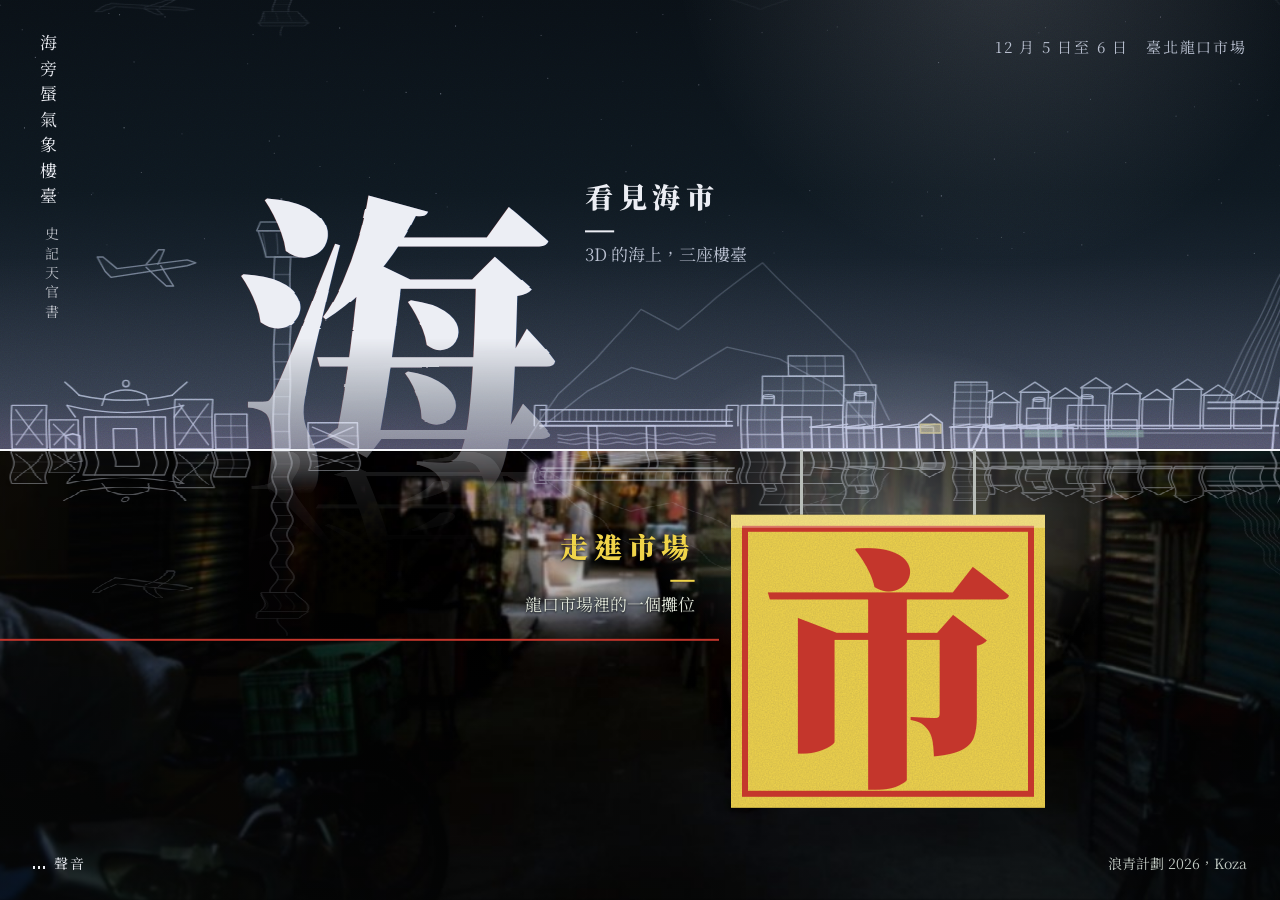
<file: index.html>
<!doctype html>
<html lang="zh-Hant">
<head>
<meta charset="utf-8">
<meta name="viewport" content="width=device-width, initial-scale=1, viewport-fit=cover">
<title>海市・龍口市場裡的一個攤位</title>
<meta name="description" content="海市是龍口市場裡的一個攤位：四塊冰在秤上慢慢化，用你離開過的一個地方，換走一袋融水。上面是海，看見 3D 的海市；下面是市，走進市場。">
<link rel="icon" href="data:image/svg+xml,%3Csvg xmlns='http://www.w3.org/2000/svg' viewBox='0 0 64 64'%3E%3Crect width='64' height='64' fill='%23f0d44a'/%3E%3Ctext x='32' y='47' text-anchor='middle' font-size='42' font-weight='900' fill='%23c4362c' font-family='serif'%3E海%3C/text%3E%3C/svg%3E">
<link rel="preconnect" href="https://fonts.googleapis.com">
<link rel="preconnect" href="https://fonts.gstatic.com" crossorigin>
<link rel="stylesheet" href="https://fonts.googleapis.com/css2?family=Noto+Serif+TC:wght@400;600;900&family=LXGW+WenKai+TC:wght@700&display=swap">
<link rel="stylesheet" href="css/base.css">
<script>try{var k=sessionStorage.getItem('haishi-passage');if(k){sessionStorage.removeItem('haishi-passage');document.documentElement.setAttribute('data-arrive',k)}}catch(e){}</script>
<style>
/* 入口：「海市」兩個字被地平線切開。
   「海」在線上，是蜃吐出來的海市：珍珠色、在熱空氣裡晃，通往 3D。
   「市」在線下，是龍口市場的招牌：黃底紅字、站得穩穩的，通往一般網頁。
   游標在海上，地平線往下退，海市變大；游標在市場，地平線往上收，看到巷口。 */
:root {
  --m: clamp(20px, 2.6vw, 40px);
  --night: #070c10;
  --pearl: #eceef4;
  --pearl-2: #b9c0d0;
  --board: #f0d44a;
  --red: #c4362c; --red-2: #a52b22;
  --paper: #f3f4f0;
  --ink: #1d2826;
  --glyph: clamp(150px, min(36vh, 30vw), 440px);
}
html, body { height: 100%; margin: 0; background: var(--night); color: var(--pearl); overflow: hidden; font-family: var(--f-myth); }
a { color: inherit; text-decoration: none; }
.sr { position: absolute !important; width: 1px; height: 1px; overflow: hidden; clip-path: inset(50%); white-space: nowrap; }
.gate { position: fixed; inset: 0; overflow: hidden; }

/* 線上：夜海與海市 */
.sea { position: absolute; inset: 0; display: block; cursor: pointer; }
.sky { position: absolute; left: 0; right: 0; bottom: 50%; height: 72svh; will-change: transform; }
.sky canvas { position: absolute; inset: 0; width: 100%; height: 100%; display: block; }
.grain { position: absolute; inset: 0; pointer-events: none; opacity: .4; mix-blend-mode: overlay;
  background-image: url("data:image/svg+xml,%3Csvg xmlns='http://www.w3.org/2000/svg' width='200' height='200'%3E%3Cfilter id='n'%3E%3CfeTurbulence type='fractalNoise' baseFrequency='.85' numOctaves='3' stitchTiles='stitch'/%3E%3C/filter%3E%3Crect width='100%25' height='100%25' filter='url(%23n)' opacity='.55'/%3E%3C/svg%3E"); }

/* 線下：龍口市場的巷口 */
/* 市場那半：外層往下滑當窗口、裡層反方向滑回來，畫面不動、只有窗口的上緣跟著地平線走。
   兩層都只是 transform，交給顯示卡合成，不必每一幀重畫照片 */
.market { position: absolute; inset: 0; display: block; overflow: hidden; transform: translate3d(0, 50%, 0); will-change: transform; }
.market .in { position: absolute; inset: 0; display: block; background: #0d1110; transform: translate3d(0, -50%, 0); will-change: transform; }
/* 照片的調暗和一點點景深模糊已經先烘進 2-gate.jpg，不在瀏覽器裡每一幀算 */
.market .photo { position: absolute; inset: 0; width: 100%; height: 100%; object-fit: cover; object-position: 50% 58%; transform-origin: 50% 62%; transition: transform 1.1s cubic-bezier(.5,0,.2,1); }
/* 巷口暗角：視線停在招牌，不被最亮的地面搶走 */
.market .vig { /* taste-skill-ignore: vignette scrim over the alley photo */ position: absolute; inset: 0; pointer-events: none; background: radial-gradient(ellipse 78% 70% at 58% 48%, rgba(8,10,10,0) 38%, rgba(8,10,10,.62) 100%); }
.market .wet { position: absolute; left: 0; right: 0; top: 50%; height: 50%; will-change: transform; }
.market .wet canvas { width: 100%; height: 100%; display: block; mix-blend-mode: screen; }

/* 地平線：整個網站最重要的一條線 */
/* taste-skill-ignore: 地平線就是這個網站的概念，不是分隔線 */
.horizon { position: absolute; left: 0; right: 0; top: 50%; height: 2px; margin-top: -1px; background: #f6f7fa; z-index: 4; pointer-events: none; will-change: transform; transform-origin: 50% 50%; }

/* 兩個字 */
h1.g { margin: 0; padding-top: .14em; font-weight: 900; }
h1.g .sr { font-size: 1px; }
.g-shi { pointer-events: none; }
.g { position: absolute; z-index: 5; line-height: 1; font-size: var(--glyph); will-change: transform; }
.g-hai { left: max(var(--m), calc(50% - var(--glyph) * 1.25)); top: 50%; translate: 0 -88%; color: var(--pearl); filter: url(#heat); transform-origin: 50% 100%; }
/* 「海」越往地平線越淡，像蜃景從水氣裡浮出來 */
.g-hai > span:first-child { /* taste-skill-ignore: mask fades the mirage into the horizon */ display: inline-block; text-shadow: -.5px 0 rgba(255,96,84,.32), .5px 0 rgba(84,150,255,.32); -webkit-mask-image: linear-gradient(#000 52%, rgba(0,0,0,.25) 92%, transparent); mask-image: linear-gradient(#000 52%, rgba(0,0,0,.25) 92%, transparent); }
/* 線下一個倒過來、被壓扁的淡倒影 */
.g-echo { left: max(var(--m), calc(50% - var(--glyph) * 1.25)); top: 50%; translate: 0 -100%; opacity: .13; transform-origin: 50% 100%; pointer-events: none;
  color: transparent; background: linear-gradient(to top, var(--pearl), rgba(235,238,245,.4) 40%, transparent 72%); -webkit-background-clip: text; background-clip: text; }
.g-shi { right: max(var(--m), calc(50% - var(--glyph) * 1.25)); top: 50%; translate: 0 calc(var(--glyph) * .2); }
.g-shi b { position: relative; display: block; font-size: .78em; font-weight: 900; color: var(--red); background: var(--board) url("data:image/svg+xml,%3Csvg xmlns='http://www.w3.org/2000/svg' width='220' height='220'%3E%3Cfilter id='n'%3E%3CfeTurbulence type='fractalNoise' baseFrequency='.7' numOctaves='3' stitchTiles='stitch'/%3E%3CfeColorMatrix values='0 0 0 0 .32 0 0 0 0 .24 0 0 0 0 .08 0 0 0 .9 0'/%3E%3C/filter%3E%3Crect width='100%25' height='100%25' filter='url(%23n)' opacity='.38'/%3E%3C/svg%3E"); padding: .06em .12em .1em; outline: max(5px, .025em) solid var(--red); outline-offset: -.07em; }
/* 招牌上緣那條被日光燈照亮的邊，和兩條吊線 */
.g-shi b::before { content: ""; position: absolute; left: 0; right: 0; top: 0; height: .05em; background: rgba(255,250,220,.35); }
.g-shi::before, .g-shi::after { content: ""; position: absolute; top: -.2em; width: 3px; height: .2em; background: #b9beb9; }
.g-shi::before { left: 22%; } .g-shi::after { right: 22%; }
/* 招牌後面的日光燈光暈，偶爾閃一下 */
.g-shi .tube { position: absolute; left: -30%; right: -30%; top: -58%; height: 118%; z-index: -1; background: radial-gradient(closest-side, rgba(234,244,255,.95), rgba(234,244,255,.4) 48%, rgba(234,244,255,0)); opacity: .34; animation: tube 9s steps(1, end) 2.4s infinite; }
@keyframes tube { 0%, 61%, 63%, 64.5%, 100% { opacity: .34; } 62%, 64% { opacity: .06; } }
.sub { font-size: 0; }

/* 字旁邊的說明與動作 */
.lab { position: absolute; z-index: 6; display: grid; gap: 8px; max-width: 24em; will-change: transform; }
.lab b { font-size: clamp(22px, 2.2vw, 30px); font-weight: 900; letter-spacing: .2em; }
.lab span { font-size: 17px; line-height: 1.65; }
.lab-sea { left: calc(max(var(--m), calc(50% - var(--glyph) * 1.25)) + var(--glyph) * 1.08); top: 50%; translate: 0 calc(-1 * var(--glyph) * .86); color: var(--pearl); }
.lab-sea span { color: var(--pearl-2); }
.lab-mkt { right: calc(max(var(--m), calc(50% - var(--glyph) * 1.25)) + var(--glyph) * 1.08); top: 50%; translate: 0 calc(var(--glyph) * .2 + 6px); text-align: right; justify-items: end; }
.lab-mkt b { color: var(--board); }
.lab-mkt span { color: #dfe4d8; /* taste-skill-ignore: scrim behind text on the photo, asked for by the user */ text-shadow: 0 1px 2px rgba(6,8,8,.9), 0 0 12px rgba(6,8,8,.85), 0 0 26px rgba(6,8,8,.6); }
.lab-mkt b { /* taste-skill-ignore: scrim behind text on the photo */ text-shadow: 0 1px 2px rgba(6,8,8,.7), 0 0 18px rgba(6,8,8,.6); }
.lab b::after { content: ""; display: block; height: 2px; margin-top: 8px; background: currentColor; transform: scaleX(.18); transform-origin: left; transition: transform .5s cubic-bezier(.2,.7,.2,1); }
.lab-mkt b::after { transform-origin: right; }
.sea:hover ~ .lab-sea b::after, .sea:focus-visible ~ .lab-sea b::after, .market:hover ~ .lab-mkt b::after, .market:focus-visible ~ .lab-mkt b::after { transform: scaleX(1); }
.sea:focus-visible, .market:focus-visible { outline: 3px solid var(--board); outline-offset: -8px; }
.lab { pointer-events: none; }

/* 紅繩上的紙條：直接到市場頁的某一段 */
.rope { position: absolute; left: var(--m); right: calc(max(var(--m), calc(50% - var(--glyph) * 1.25)) + var(--glyph) * 1.08); justify-content: flex-end; z-index: 6; top: 50%; translate: 0 calc(var(--glyph) * .2 + 120px); display: flex; flex-wrap: nowrap; gap: 12px; margin: 0; padding: 18px 0 0; list-style: none; will-change: transform; }
.rope li { flex: none; }
@media (hover: hover) {
  .rope a { opacity: 0; translate: 0 -26px; transition: opacity .35s ease, translate .6s cubic-bezier(.3,1.4,.5,1), rotate .45s cubic-bezier(.3,1.5,.5,1); }
  .gate.on-mkt .rope a, .rope:focus-within a { opacity: 1; translate: 0 0; }
  .gate.on-mkt .rope li:nth-child(2) a { transition-delay: 60ms; } .gate.on-mkt .rope li:nth-child(3) a { transition-delay: 120ms; } .gate.on-mkt .rope li:nth-child(4) a { transition-delay: 180ms; } .gate.on-mkt .rope li:nth-child(5) a { transition-delay: 240ms; }
}
.rope::before { content: ""; position: absolute; left: calc(-1 * var(--m)); right: -24px; top: 4px; height: 2px; background: var(--red); }
.rope a { display: block; position: relative; white-space: nowrap; font-family: var(--f-hand); font-weight: 700; font-size: clamp(15px, 1.15vw, 17px); line-height: 1.3; color: var(--ink); padding: 9px 13px 8px; transform-origin: 50% -14px; rotate: var(--r, -1.6deg); transition: rotate .45s cubic-bezier(.3,1.5,.5,1), translate .45s cubic-bezier(.3,1.5,.5,1);
  background: var(--paper) url("data:image/svg+xml,%3Csvg xmlns='http://www.w3.org/2000/svg' width='240' height='240'%3E%3Cfilter id='n'%3E%3CfeTurbulence type='fractalNoise' baseFrequency='.85' numOctaves='2' stitchTiles='stitch'/%3E%3CfeColorMatrix values='0 0 0 0 .2 0 0 0 0 .18 0 0 0 0 .12 0 0 0 .55 0'/%3E%3C/filter%3E%3Crect width='100%25' height='100%25' filter='url(%23n)' opacity='.5'/%3E%3C/svg%3E"); }
.rope li:nth-child(even) a { --r: 1.4deg; }
.rope li { animation: sway 5.5s ease-in-out infinite alternate; animation-delay: calc(var(--i, 0) * -1.1s); transform-origin: 50% 0; }
.rope li:nth-child(2) { --i: 1; } .rope li:nth-child(3) { --i: 2; } .rope li:nth-child(4) { --i: 3; } .rope li:nth-child(5) { --i: 4; }
@keyframes sway { from { rotate: -1.6deg; } to { rotate: 1.8deg; } }
.rope a::before { content: ""; position: absolute; top: -12px; left: 50%; width: 8px; height: 14px; margin-left: -4px; background: #9aa5a3; }
.rope a:hover, .rope a:focus-visible { rotate: 0deg; translate: 0 3px; background-color: #fff; }
.rope a:focus-visible { outline: 3px solid var(--board); outline-offset: 2px; }

.quote { position: absolute; z-index: 6; left: var(--m); top: max(var(--m), env(safe-area-inset-top, 0px)); display: flex; gap: 14px; pointer-events: none; writing-mode: vertical-rl; }
.quote span:first-child { font-size: 17px; letter-spacing: .5em; }
.quote span:last-child { font-size: 14px; letter-spacing: .4em; opacity: .75; }
/* 游標進市場時地平線上收、「海」會升到引文的位置：引文先退開 */
.quote { transition: opacity .45s ease; }
.gate.on-mkt .quote { opacity: 0; }
.about { position: absolute; z-index: 6; right: var(--m); top: max(var(--m), env(safe-area-inset-top, 0px)); margin: 0; font-size: 15px; letter-spacing: .12em; color: var(--pearl-2); pointer-events: none; white-space: nowrap; }
.credit { position: absolute; z-index: 6; right: var(--m); bottom: max(24px, env(safe-area-inset-bottom, 0px)); margin: 0; font-size: 14px; color: #c3cbc4; pointer-events: none; }
/* 聲音開關：和署名同一條底線，在左下角 */
.snd { position: absolute; z-index: 7; left: var(--m); bottom: max(18px, env(safe-area-inset-bottom, 0px)); display: inline-flex; align-items: center; gap: 9px; font: inherit; font-size: 14px; letter-spacing: .12em; color: #c3cbc4; background: none; border: 0; padding: 6px 0; cursor: pointer; transition: color .25s, opacity .3s; }
.snd:hover, .snd[aria-pressed="true"] { color: var(--pearl); }
.snd:focus-visible { outline: 3px solid var(--board); outline-offset: 4px; }
.gate.go-sea .snd, .gate.go-mkt .snd { opacity: 0; }

/* 開場：地平線拉開，「海」從線上浮起、「市」掛上來 */
.horizon { scale: 0 1; animation: line 1.2s cubic-bezier(.6,0,.2,1) .1s forwards; }
@keyframes line { to { scale: 1 1; } }
.g-hai { animation: rise .9s cubic-bezier(.2,.7,.2,1) .15s both; }
@keyframes rise { from { opacity: 0; translate: 0 -76%; } to { opacity: 1; translate: 0 -88%; } }
.g-shi { animation: hang 1.6s cubic-bezier(.3,.7,.3,1) .3s both; transform-origin: 50% 0; }
@keyframes hang { 0% { opacity: 0; rotate: 0deg; translate: 0 calc(var(--glyph) * .2 - 40px); } 25% { opacity: 1; rotate: 3deg; translate: 0 calc(var(--glyph) * .2); } 50% { rotate: -1.8deg; } 75% { rotate: .7deg; } 100% { rotate: 0deg; translate: 0 calc(var(--glyph) * .2); } }
.lab, .rope, .about, .g-echo { animation: fade .8s ease .9s both; }
@keyframes fade { from { opacity: 0; } }

/* 入場轉場：點「海」被夜霧吞沒；點「市」推進巷口、招牌的黃撐滿畫面 */
.veil { position: absolute; inset: 0; z-index: 9; pointer-events: none; opacity: 0; transition: opacity .9s ease .15s; }
.veil.sea { background: #05080c; }
/* 夜霧只在往海上走的那一秒出現；平常這一層是透明的平色 */
.gate.go-sea .veil.sea { /* taste-skill-ignore: the night fog of the sea transition */ background: radial-gradient(ellipse at 50% 40%, #121b24, #05080c 70%); }
.veil.mkt { background: #0d1110; transition-duration: .45s; transition-delay: .65s; }
.gate.go-sea .veil.sea, .gate.go-mkt .veil.mkt { opacity: 1; }
.gate.go-sea .g-hai > span:first-child { transition: opacity .9s ease, transform 1s ease; opacity: 0; transform: translateY(5%) scale(1.04); }
.gate.go-mkt .market .photo { transform: scale(1.55); }
.gate.go-mkt .g-shi b { transition: transform 1s cubic-bezier(.5,0,.2,1), opacity .5s ease .4s; transform: scale(1.5) translateY(18%); opacity: 0; }
.gate.go-mkt .g-shi .tube { animation: none; opacity: .6; transition: opacity .3s; }
.gate.go-sea .lab, .gate.go-sea .rope, .gate.go-mkt .lab, .gate.go-mkt .rope, .gate.go-sea .about, .gate.go-mkt .about, .gate.go-sea .quote, .gate.go-mkt .quote, .gate.go-sea .credit, .gate.go-mkt .credit, .gate.go-sea .g-echo, .gate.go-mkt .g-echo { transition: opacity .3s; opacity: 0; }
@media (max-width: 760px) {
  :root { --glyph: min(40vw, 30svh); }
  .g-hai { left: var(--m); }
  .g-shi { right: var(--m); }
  .lab-sea { left: auto; right: var(--m); text-align: right; justify-items: end; translate: 0 calc(-100% - var(--glyph) * .62); }
  .lab-sea b::after { transform-origin: right; }
  .lab-mkt { right: auto; left: var(--m); text-align: left; justify-items: start; }
  .lab-mkt b::after { transform-origin: left; }
  .lab b { font-size: 20px; letter-spacing: .14em; }
  .lab span { font-size: 16px; }
  .lab br { display: none; }
  .lab-sea, .lab-mkt { max-width: 10.5em; }
  .rope { top: auto; bottom: calc(max(14px, env(safe-area-inset-bottom, 0px)) + 34px); translate: none !important; transform: none !important; gap: 22px 8px; right: var(--m); flex-wrap: wrap; justify-content: flex-start; }
  .rope a { font-size: 16px; padding: 8px 11px 7px; }
  .quote span:last-child { display: none; }
  .about { font-size: 13px; }
  .credit { bottom: max(14px, env(safe-area-inset-bottom, 0px)); }
  .snd { bottom: max(8px, env(safe-area-inset-bottom, 0px)); }
}
@media (max-height: 640px) { .about { display: none; } }
@media (prefers-reduced-motion: reduce) {
  .horizon, .g, .lab, .rope, .rope li, .about, .g-echo, .g-shi .tube { animation: none !important; } .horizon { scale: 1 1; }
  .g-hai, .g-echo { filter: none; } .rope a { opacity: 1 !important; translate: none !important; } }
</style>
</head>
<body>
<svg width="0" height="0" style="position:absolute" aria-hidden="true">
  <filter id="heat" x="-10%" y="-10%" width="120%" height="120%">
    <feTurbulence type="fractalNoise" baseFrequency="0.004 0.06" numOctaves="1" seed="3" result="n">
      <animate attributeName="baseFrequency" dur="7s" values="0.004 0.06;0.005 0.085;0.004 0.06" repeatCount="indefinite"/>
    </feTurbulence>
    <feDisplacementMap in="SourceGraphic" in2="n" scale="2" xChannelSelector="R" yChannelSelector="G">
      <animate attributeName="scale" id="heatScale" dur="5s" values="1.4;2.6;1.4" repeatCount="indefinite"/>
    </feDisplacementMap>
  </filter>
</svg>
<main class="gate" id="gate">
  <a class="sea" id="sea" href="world.html" aria-label="看見海市，進入 3D 的海上">
    <div class="sky" id="skyL"><canvas id="sky" aria-hidden="true"></canvas><span class="grain" aria-hidden="true"></span></div>
    <h1 class="g g-hai" id="gHai"><span aria-hidden="true">海</span><span class="sr">海市，龍口市場裡的一個攤位</span></h1>
  </a>
  <a class="market" id="mkt" href="market.html" aria-label="市：走進市場，一般網頁">
    <div class="in" id="mktIn">
    <img class="photo" id="photo" src="images/longkou/2-gate.jpg" width="1024" height="681" alt="" fetchpriority="high"><span class="vig" aria-hidden="true"></span>
    <span class="g g-echo" id="gEcho" aria-hidden="true">海</span>
    <div class="wet" id="wetL"><canvas id="counter" aria-hidden="true"></canvas></div>
    </div>
  </a>
  <div class="horizon" id="hz" aria-hidden="true"></div>
  <span class="g g-shi" id="gShi" aria-hidden="true"><span class="tube"></span><b>市</b></span>
  <div class="lab lab-sea" id="labSea" aria-hidden="true"><b>看見海市</b><span>3D 的海上，三座樓臺</span></div>
  <div class="lab lab-mkt" id="labMkt" aria-hidden="true"><b>走進市場</b><span>龍口市場裡的一個攤位</span></div>
  <ul class="rope" id="rope" aria-label="直接到市場裡的攤位">
    <li><a href="market.html#about">海市是什麼</a></li>
    <li><a href="market.html#sites">四個場域</a></li>
    <li><a href="market.html#walked">走讀撿到的</a></li>
    <li><a href="market.html#stall">龍口的攤位</a></li>
    <li><a href="market.html#ledger">帳簿</a></li>
  </ul>
  <div class="quote" aria-hidden="true"><span>海旁蜃氣象樓臺</span><span>史記天官書</span></div>
  <p class="about">12 月 5 日至 6 日　臺北龍口市場</p>
  <p class="credit">浪青計劃 2026，Koza</p>
  <button type="button" class="snd" data-sound aria-pressed="true"><i class="eq" aria-hidden="true"><b></b><b></b><b></b></i>聲音</button>
  <span class="veil sea" aria-hidden="true"></span><span class="veil mkt" aria-hidden="true"></span>
</main>

<script src="js/sound.js"></script>
<script>
(() => {
  const $ = id => document.getElementById(id);
  const cv = $('sky'), x = cv.getContext('2d');
  const cc = $('counter'), y2 = cc.getContext('2d');
  const reduce = matchMedia('(prefers-reduced-motion: reduce)').matches;
  const touch = matchMedia('(hover: none)').matches;
  const DPR = Math.min(2, devicePixelRatio || 1);
  let W, H, CW, CH, art, ghost, stars, hot = 0, t0 = null;
  let s = 11; const r = () => { s = (s * 16807) % 2147483647; return (s - 1) / 2147483646; };

  function makeArt() {
    const c = document.createElement('canvas'); c.width = W; c.height = Math.round(H * .66);
    const t = c.getContext('2d'), G = c.height - 1;
    const U = Math.min(W / 880, H / 430);
    const LINE = 'rgba(232,236,255,.88)', SOFT = 'rgba(232,236,255,.34)', FILL = 'rgba(190,200,235,.06)';
    t.lineJoin = 'round'; t.lineCap = 'round';
    let ox = 0;
    const X = v => ox + v * U, Y = v => G - v * U;
    const lw = k => (t.lineWidth = Math.max(1.4, DPR * k * 1.6));   // 線稿加粗一點，才看得出是三座樓臺的預告
    const path = (pts, close, fill) => { t.beginPath(); pts.forEach(([a, b], i) => i ? t.lineTo(X(a), Y(b)) : t.moveTo(X(a), Y(b))); if (close) t.closePath(); if (fill) { t.fillStyle = FILL; t.fill(); } t.stroke(); };
    const seg = (a, b, c2, d) => { t.beginPath(); t.moveTo(X(a), Y(b)); t.lineTo(X(c2), Y(d)); t.stroke(); };
    const bldg = (x0, y0, w, h, o = {}) => {
      t.strokeStyle = LINE; lw(.85); path([[x0, y0], [x0, y0 + h], [x0 + w, y0 + h], [x0 + w, y0]], true, true);
      t.strokeStyle = SOFT; lw(.6);
      const fl = o.floor || 9;
      for (let yy = y0 + fl; yy < y0 + h - 1; yy += fl) seg(x0, yy, x0 + w, yy);
      const cols = o.cols ?? 2; for (let k = 1; k <= cols; k++) seg(x0 + w * k / (cols + 1), y0, x0 + w * k / (cols + 1), y0 + h);
      if (o.boarded) { t.strokeStyle = 'rgba(232,236,255,.7)'; seg(x0 + 3, y0 + 3, x0 + w - 3, y0 + h - 3); seg(x0 + 3, y0 + h - 3, x0 + w - 3, y0 + 3); }
    };

    /* 航空城 */
    ox = W * .155;
    bldg(52, 0, 11, 132, { floor: 12, cols: 0 });
    t.strokeStyle = LINE; lw(.9); path([[46, 132], [69, 132], [74, 150], [41, 150]], true, true); path([[40, 150], [75, 150], [72, 156], [43, 156]], true, true); seg(57.5, 156, 57.5, 172);
    t.strokeStyle = SOFT; lw(.6); for (let k = 0; k < 4; k++) seg(46 + k * 8, 134, 44 + k * 9.5, 148);
    t.strokeStyle = LINE; lw(.9); path([[-78, 0], [-78, 22], [-22, 22], [-22, 0]], false, true);
    seg(-70, 0, -70, 22); seg(-30, 0, -30, 22); path([[-58, 0], [-58, 14], [-42, 14], [-42, 0]]);
    t.beginPath(); t.moveTo(X(-90), Y(30)); t.quadraticCurveTo(X(-50), Y(20), X(-10), Y(30)); t.stroke();
    t.beginPath(); t.moveTo(X(-84), Y(22)); t.lineTo(X(-90), Y(30)); t.moveTo(X(-16), Y(22)); t.lineTo(X(-10), Y(30)); t.stroke();
    t.beginPath(); t.moveTo(X(-82), Y(37)); t.quadraticCurveTo(X(-50), Y(30), X(-18), Y(37)); t.stroke();
    t.beginPath(); t.moveTo(X(-82), Y(37)); t.quadraticCurveTo(X(-86), Y(41), X(-92), Y(46)); t.moveTo(X(-18), Y(37)); t.quadraticCurveTo(X(-14), Y(41), X(-8), Y(46)); t.stroke();
    t.beginPath(); t.moveTo(X(-64), Y(37)); t.quadraticCurveTo(X(-50), Y(44), X(-36), Y(37)); t.moveTo(X(-64), Y(37)); t.lineTo(X(-66), Y(30)); t.moveTo(X(-36), Y(37)); t.lineTo(X(-34), Y(30)); t.stroke();
    t.beginPath(); t.arc(X(-50), Y(45), 2.2 * U, 0, 7); t.stroke();
    bldg(-128, 0, 24, 30, { boarded: true, floor: 10, cols: 0 }); bldg(-102, 0, 20, 20, { boarded: true, floor: 10, cols: 0 });
    bldg(-16, 0, 26, 34, { boarded: true, floor: 11, cols: 0 }); bldg(12, 0, 22, 24, { floor: 8, cols: 1 }); bldg(76, 0, 34, 18, { boarded: true, floor: 9, cols: 0 });
    t.strokeStyle = LINE; lw(.9); path([[-91, 0], [-91, 9], [-86, 10.5], [-81, 9], [-81, 0]], false, true);
    path([[-60, 118], [-8, 126], [-2, 128], [-8, 130], [-56, 124], [-66, 132], [-70, 132], [-64, 122]], true, true);
    path([[-36, 125], [-22, 112], [-17, 112], [-26, 126]]); path([[-36, 127], [-28, 137], [-24, 137], [-28, 127]]);

    /* 雙溪 */
    ox = W * .55;
    t.strokeStyle = SOFT; lw(.7);
    t.beginPath(); t.moveTo(X(-125), Y(0)); [[-100, 38], [-74, 62], [-44, 96], [-18, 82], [8, 104], [40, 128], [72, 96], [104, 66], [128, 20]].forEach(([a, b]) => t.lineTo(X(a), Y(b))); t.stroke();
    t.beginPath(); t.moveTo(X(-112), Y(14)); [[-80, 40], [-50, 56], [-20, 48], [16, 70], [52, 62], [92, 40], [118, 12]].forEach(([a, b]) => t.lineTo(X(a), Y(b))); t.stroke();
    bldg(26, 0, 70, 30, { floor: 10, cols: 4 }); bldg(40, 30, 56, 20, { floor: 10, cols: 3 }); bldg(58, 50, 38, 14, { floor: 7, cols: 2 }); bldg(96, 0, 22, 44, { floor: 11, cols: 1 });
    t.strokeStyle = LINE; lw(1.2); seg(-112, 16, 20, 16); lw(.85); seg(-112, 27, 20, 27); seg(-112, 19, 20, 19);
    t.strokeStyle = SOFT; lw(.7); for (let k = -112; k <= 20; k += 5) seg(k, 19, k, 27);
    t.strokeStyle = LINE; lw(.9); path([[-116, 16], [-116, 30], [-108, 30], [-108, 16]]); path([[16, 16], [16, 30], [24, 30], [24, 16]]);
    for (const px of [-76, -36]) path([[px - 3, 0], [px - 3, 16], [px + 3, 16], [px + 3, 0]]);
    t.strokeStyle = SOFT; lw(.6); for (let k = 0; k < 3; k++) { t.beginPath(); for (let xx = -100; xx <= 10; xx += 4) { const yy = 4 + k * 3 + Math.sin(xx * .3 + k) * .8; xx === -100 ? t.moveTo(X(xx), Y(yy)) : t.lineTo(X(xx), Y(yy)); } t.stroke(); }

    /* 龍口：一層樓高的鐵皮屋頂連成一片，巷口掛著黃色的招牌，旁邊一棟紅磚老樓，後面是兩三層的老房子和水塔 */
    ox = W * .73;
    bldg(-128, 0, 24, 30, { floor: 10, cols: 1 }); bldg(-104, 0, 20, 22, { floor: 11, cols: 0 }); bldg(92, 0, 26, 30, { floor: 10, cols: 1 }); bldg(118, 0, 22, 20, { floor: 10, cols: 0 });
    bldg(-60, 14, 18, 18, { floor: 9, cols: 0 }); bldg(64, 14, 16, 14, { floor: 7, cols: 0 });
    t.strokeStyle = LINE; lw(.8); for (const [tx, ty] of [[-114, 30], [-51, 32], [105, 30], [72, 28]]) { path([[tx - 4, ty], [tx - 4, ty + 6], [tx + 4, ty + 6], [tx + 4, ty]]); t.beginPath(); t.ellipse(X(tx), Y(ty + 6), 4 * U, 1.4 * U, 0, 0, 7); t.stroke(); }
    // 鐵皮屋頂：一格一格、高低不齊
    for (let k = -84; k < 86; k += 12) { if (k > -10 && k < 6) continue; const h = 15 + ((k * 7) & 3);
      bldg(k, 0, 12, h, { floor: 30, cols: 0 }); t.strokeStyle = LINE; lw(.75); path([[k - 1, h], [k + 13, h + 2]]); }
    // 巷口：小山牆與黃色招牌
    t.strokeStyle = LINE; lw(1); path([[-10, 0], [-10, 18], [-2, 24], [6, 18], [6, 0]]);
    t.fillStyle = 'rgba(240,212,74,.55)'; t.fillRect(X(-9), Y(17), 14 * U, 6 * U); t.strokeStyle = 'rgba(240,212,74,.95)'; lw(.8); t.strokeRect(X(-9), Y(17), 14 * U, 6 * U);
    // 紅磚老樓
    bldg(14, 0, 22, 46, { floor: 11, cols: 1 });
    t.strokeStyle = SOFT; lw(.6); for (let k = 1; k < 4; k++) path([[13, 11 * k + 6], [37, 11 * k + 6]]);
    t.strokeStyle = LINE; lw(.8); path([[37, 22], [40, 22], [40, 40], [37, 40]]);

    /* 社子島 */
    ox = W * .91;
    for (let k = 0; k < 9; k++) { const x0 = -120 + k * 21, h = 18 + (k * 7) % 11; bldg(x0, 14, 19, h, { floor: 30, cols: 0 }); t.strokeStyle = LINE; lw(.8); path([[x0 - 1, 14 + h], [x0 + 9.5, 14 + h + 7], [x0 + 20, 14 + h]]); }
    t.strokeStyle = LINE; lw(1.1); path([[-132, 0], [-124, 16], [128, 16], [136, 0]], false, true);
    t.strokeStyle = SOFT; lw(.6); seg(-126, 11, 130, 11);
    t.fillStyle = 'rgba(132,196,140,.45)'; t.fillRect(X(-96), Y(13), 26 * U, 5 * U); t.fillRect(X(-40), Y(13), 26 * U, 5 * U);
    const TOPX = 92, TOPY = 152;
    t.strokeStyle = LINE; lw(1.3); seg(74, 0, TOPX, TOPY); seg(80, 0, TOPX + 3, TOPY);
    lw(1.1); seg(30, 32, 150, 32); seg(30, 28, 150, 28);
    t.strokeStyle = SOFT; lw(.55);
    for (let k = 0; k < 7; k++) { const hy = TOPY - 8 - k * 9, hx = 74 + (TOPX - 74) * (hy / TOPY); seg(hx, hy, 36 + k * 5, 32); seg(hx + 3, hy, 146 - k * 7, 32); }
    return c;
  }
  // 倒影：同一張線稿染成深色，畫在白鐵台面上才看得見
  function makeGhost(src) {
    const c = document.createElement('canvas'); c.width = src.width; c.height = src.height;
    const g = c.getContext('2d'); g.drawImage(src, 0, 0); g.globalCompositeOperation = 'source-in'; g.fillStyle = '#d9deea'; g.fillRect(0, 0, c.width, c.height);
    return c;
  }


  function size() {
    // 視窗或容器還沒有大小時（背景分頁、剛載入）先不畫，免得拿寬或高為 0 的畫布去 drawImage
    if (!cv.clientWidth || !cv.clientHeight || !cc.clientWidth || !cc.clientHeight) return false;
    W = cv.width = Math.round(cv.clientWidth * DPR); H = cv.height = Math.round(cv.clientHeight * DPR);
    CW = cc.width = Math.round(cc.clientWidth * DPR); CH = cc.height = Math.round(cc.clientHeight * DPR);
    s = 11; art = makeArt(); ghost = makeGhost(art);
    stars = Array.from({ length: 150 }, () => [r() * W, r() * H * .7, r()]);
  }
  size(); addEventListener('resize', size);
  const ease = v => v <= 0 ? 0 : v >= 1 ? 1 : 1 - Math.pow(1 - v, 3);

  /* 地平線：游標在海上就往下退（海市變大），在市場就往上收（看見巷口） */
  let hz = .5, hzT = .5, pin = 0;
  const sea = $('sea'), mkt = $('mkt');
  let leaving = null;
  const toSea = () => { if (!leaving) { hzT = .6; pin = 1; } }, toMkt = () => { if (!leaving) { hzT = .4; pin = -1; } }, rest = () => { if (!leaving) { hzT = .5; pin = 0; } };
  if (!touch) {
    addEventListener('pointermove', e => { const k = e.clientY / innerHeight; if (k < hz - .02) toSea(); else if (k > hz + .02) toMkt(); });
    document.documentElement.addEventListener('pointerleave', rest);
  }
  sea.addEventListener('focus', toSea); mkt.addEventListener('focus', toMkt);
  sea.addEventListener('blur', rest); mkt.addEventListener('blur', rest);
  /* 入場轉場：先播一秒的動畫再換頁；開新分頁（Cmd／Ctrl／Shift、中鍵）照常，減少動態時直接換頁 */
  function leave(e, kind, href) {
    if (reduce || e.defaultPrevented || e.button > 0 || e.metaKey || e.ctrlKey || e.shiftKey || e.altKey || leaving) return;
    e.preventDefault(); leaving = kind;
    hzT = kind === 'sea' ? 1.08 : -.08; pin = kind === 'sea' ? 1 : -1;
    gate.classList.add(kind === 'sea' ? 'go-sea' : 'go-mkt');
    // 告訴下一頁是怎麼過去的：往海上接著起霧，往市場接著拉起鐵捲門（js/passage.js）
    try { sessionStorage.setItem('haishi-passage', kind === 'sea' ? 'fog' : 'shutter'); } catch (err) {}
    if (window.HaishiSound) window.HaishiSound.leave(kind === 'sea' ? 'fog' : 'shutter');
    setTimeout(() => { location.href = href; }, kind === 'sea' ? 1050 : 1100);
  }
  sea.addEventListener('click', e => leave(e, 'sea', sea.getAttribute('href')));
  mkt.addEventListener('click', e => leave(e, 'mkt', mkt.getAttribute('href')));
  $('rope').addEventListener('click', e => { const a = e.target.closest('a'); if (a) leave(e, 'mkt', a.getAttribute('href')); });
  // 從下一頁按「上一頁」回來時（瀏覽器的頁面快取），把轉場的狀態還原
  addEventListener('pageshow', e => { if (!e.persisted) return; leaving = null; gate.classList.remove('go-sea', 'go-mkt'); hzT = .5; pin = 0; });
  // 地平線以下的地方都屬於市場：點在線下（包括「市」和它的說明）就走進市場
  const els = { sky: $('skyL'), wet: $('wetL'), hz: $('hz'), hai: $('gHai'), shi: $('gShi'), ls: $('labSea'), lm: $('labMkt'), rope: $('rope'), echo: $('gEcho'), inn: $('mktIn') };
  let lastHz = null, lastOn = null, lastHeat = '';
  addEventListener('resize', () => { lastHz = null; });   // 視窗變大小時地平線的像素位置也變了，下一幀重排
  const gate = $('gate');
  const heat = document.getElementById('heatScale');

  function layout(t) {
    // 游標在海或市場那邊的狀態，只在真的換邊時才改 class
    const on = pin < 0; if (on !== lastOn) { gate.classList.toggle('on-mkt', on); lastOn = on; }
    // 地平線已經停住（而且不是正在轉場）：樣式不變，這一幀什麼都不用寫
    if (lastHz !== null && Math.abs(hz - lastHz) < .0002 && !leaving) return;
    lastHz = hz;
    const dy = (hz - .5) * innerHeight;
    const tr = `translate3d(0, ${dy.toFixed(1)}px, 0)`;
    els.sky.style.transform = tr; els.wet.style.transform = tr; els.hz.style.transform = tr;
    // 海市越近越大一點，市場越近字越穩
    const k = (hz - .5) / .1;   // -1 市場 … 0 … 1 海
    els.hai.style.transform = `${tr} scale(${(1 + Math.max(0, k) * .12).toFixed(3)})`;
    els.shi.style.transform = `${tr} scale(${(1 + Math.max(0, -k) * .06).toFixed(3)})`;
    els.ls.style.transform = tr; els.lm.style.transform = tr; if (!touch) els.rope.style.transform = tr;
    // 聲音跟著地平線：游標往海上，海和風大一點；往市場，人聲和日光燈近一點
    if (window.HaishiSound) window.HaishiSound.mix({ sea: .45 + Math.max(0, k) * .45, wind: .25 + Math.max(0, k) * .3, market: .12 + Math.max(0, -k) * .55, hum: Math.max(0, -k) * .3, rain: 0, music: .75 });
    els.echo.style.transform = `${tr} translateY(2px) scale(${(1 + Math.max(0, k) * .12).toFixed(3)}, ${(-.42 - Math.max(0, k) * .08).toFixed(3)})`;
    const my = Math.max(0, hz) * innerHeight;   // 轉場時地平線會超出畫面上緣：窗口停在最上面，整個畫面都是市場
    mkt.style.transform = `translate3d(0, ${my.toFixed(1)}px, 0)`; els.inn.style.transform = `translate3d(0, ${(-my).toFixed(1)}px, 0)`;
    const hv = `${(1.4 + k * .5).toFixed(1)};${(2.6 + k).toFixed(1)};${(1.4 + k * .5).toFixed(1)}`;
    if (heat && !reduce && hv !== lastHeat) { heat.setAttribute('values', hv); lastHeat = hv; }
  }

  function draw(t) {
    if (!art || !art.width || !art.height) { if (size() === false) { requestAnimationFrame(draw); return; } }
    if (t0 === null) t0 = t;
    const rise = reduce ? 1 : ease((t - t0 - 200) / 1500);
    // 地平線慢慢跟上游標；沒有游標時（手機）自己輕輕呼吸
    const idle = touch && !reduce && !pin ? Math.sin(t * .00035) * .025 : 0;
    hz += (hzT + idle - hz) * (reduce ? 1 : leaving ? .045 : .06);
    hot += ((pin > 0 ? 1 : 0) - hot) * .05;
    layout(t);

    const g = x.createLinearGradient(0, 0, 0, H);
    g.addColorStop(0, '#05080c'); g.addColorStop(.6, '#0e1820'); g.addColorStop(.92, '#25303f'); g.addColorStop(1, '#3a3b52');
    x.fillStyle = g; x.fillRect(0, 0, W, H);
    stars.forEach(([sx, sy, k]) => { x.fillStyle = `rgba(230,234,255,${.12 + .45 * k * (.6 + .4 * Math.sin(t * .001 + k * 30))})`; x.fillRect(sx, sy, DPR, DPR); });
    const m = x.createRadialGradient(W * .78, H * .22, 0, W * .78, H * .22, H * .5);
    m.addColorStop(0, 'rgba(230,232,245,.16)'); m.addColorStop(1, 'rgba(230,232,245,0)'); x.fillStyle = m; x.fillRect(0, 0, W, H);
    // 一條一條橫切、左右晃，像隔著熱空氣看；游標在海上時晃得更兇
    const th = art.height, step = DPR, amp = (1 + hot * 4) * DPR, lift = (1 - rise) * th * .18;
    x.globalCompositeOperation = 'lighter';
    for (let yy = 0; yy < th; yy += step) {
      const kk = yy / th; if (kk < 1 - rise * 1.02) continue;
      const off = Math.sin(yy * .09 / DPR + t * .0016) * amp * (1 - kk * .6) + Math.sin(yy * .023 / DPR - t * .0006) * amp * .5;
      x.globalAlpha = Math.min(1, Math.pow(kk, .7) * (.62 + hot * .3)) * rise;
      x.drawImage(art, 0, yy, W, step, off, H - th + yy + lift, W, step);
    }
    // 上現蜃景：樓臺上方，偶爾浮出一個倒過來的影子
    const fl = reduce ? .5 : Math.max(0, Math.sin(t * .00031) * .5 + Math.sin(t * .00083) * .35);
    if (fl > .02) { const sq = .42 + Math.sin(t * .0004) * .12;
      for (let yy = 0; yy < th; yy += step) {
        const dst = H - th * .8 - yy * sq; if (dst < 0) break;         // 倒過來：樓臺的底在最上面，頂朝下對著真的樓臺
        const off = Math.sin(yy * .11 / DPR + t * .002) * amp * 1.6;
        x.globalAlpha = Math.pow(yy / th, 1.4) * .24 * fl * rise;
        x.drawImage(art, 0, yy, W, step, off, dst, W, Math.max(1, step * sq));
      } }
    x.globalAlpha = 1; x.globalCompositeOperation = 'source-over';
    const v = x.createLinearGradient(0, H * .7, 0, H);
    v.addColorStop(0, 'rgba(207,199,224,0)'); v.addColorStop(1, `rgba(207,199,224,${.14 + hot * .12})`);
    x.fillStyle = v; x.fillRect(0, H * .7, W, H * .3);

    // 線下：海市倒映在巷口濕濕的地上，一皺一皺
    y2.clearRect(0, 0, CW, CH);
    const depth = Math.min(CH * .7, th * .8), sqz = depth / th;
    for (let yy = 0; yy < depth; yy += step) {
      const kk = yy / depth, src = th - 1 - Math.floor(yy / sqz); if (src < 0) break;
      const off = Math.sin(yy * .22 / DPR + t * .0022) * (1.5 + kk * 6) * DPR;
      y2.globalAlpha = (1 - kk) * (1 - kk) * .55 * rise;
      y2.drawImage(ghost, 0, src, W, 1, off, yy, CW, step);
    }
    y2.globalAlpha = 1;
    requestAnimationFrame(draw);
  }
  requestAnimationFrame(draw);
})();
</script>
<script src="js/passage.js"></script>
</body>
</html>
</file>
<file: css/base.css>
/* 《海市》共用設計語言
   一條地平線分開兩個世界：上面是蜃吐出的海市（夜海、珍珠般的水氣），下面是龍口市場（白鐵攤台、紅繩、手寫價牌）。
   每頁刻意只用一種外觀：海市頁是夜，市場頁是白鐵，不跟隨系統深淺色。 */
:root {
  --sea: #0e1a22;        /* 夜海 */
  --sea-2: #172833;
  --pearl: #e3e6ea;      /* 蜃氣、珍珠 */
  --vapor-a: #cfc7e0;    /* 水氣的紫 */
  --vapor-b: #b7e0e2;    /* 水氣的青 */
  --ice: #c4e6ec;
  --red: #c4362c;        /* 紅繩、價牌 */
  --steel: #e8ecec;      /* 白鐵攤台 */
  --steel-2: #d3d9d9;
  --ink: #1a2529;
  --ink-soft: #55656a;
  --f-myth: "Noto Serif TC", "Songti TC", "PMingLiU", serif;      /* 神話、標題 */
  --f-hand: "LXGW WenKai TC", "Kaiti TC", "DFKai-SB", serif;      /* 價牌、叫賣，手寫感 */
  --f-body: "Noto Sans TC", "PingFang TC", "Microsoft JhengHei", sans-serif;
}
* { box-sizing: border-box; }
[hidden] { display: none !important; }
html, body { margin: 0; }
body { font-family: var(--f-body); font-size: 16px; line-height: 1.8; -webkit-font-smoothing: antialiased; }
a { color: inherit; }
:focus-visible { outline: 2px solid var(--red); outline-offset: 3px; }
.vertical { writing-mode: vertical-rl; text-orientation: upright; letter-spacing: .35em; }
.tag-red { font-family: var(--f-hand); background: var(--red); color: #fff; padding: 2px 10px; border-radius: 2px; display: inline-block; }
@media (prefers-reduced-motion: reduce) { *, *::before, *::after { animation: none !important; transition: none !important; } }

/* ===== 聲音開關（js/sound.js）：三條小聲波，開著會跳，關著是平的 ===== */
.eq { display: inline-flex; align-items: flex-end; gap: 3px; height: 11px; }
.eq b { width: 2px; height: 30%; background: currentColor; transition: height .3s; }
[aria-pressed="true"] .eq b { animation: eq 1.05s ease-in-out infinite alternate; }
[aria-pressed="true"] .eq b:nth-child(2) { animation-delay: -.45s; animation-duration: .8s; }
[aria-pressed="true"] .eq b:nth-child(3) { animation-delay: -.2s; animation-duration: 1.25s; }
@keyframes eq { from { height: 25%; } to { height: 100%; } }
@media (prefers-reduced-motion: reduce) { [aria-pressed="true"] .eq b { height: 70%; } }

/* ===== 換頁（js/passage.js）=====
   body::before 是離開時蓋上來的那一層，body::after 是到達時掀開的那一層。
   鐵捲門：深藍灰的門板一條一條，下緣一根底樑，門上漆著「海市」。 */
:root {
  --shutter: #2c3d4c;
  --shutter-slats: url("data:image/svg+xml,%3Csvg xmlns='http://www.w3.org/2000/svg' width='8' height='26'%3E%3Crect y='20' width='8' height='4' fill='%23000' fill-opacity='.26'/%3E%3Crect y='24' width='8' height='2' fill='%23fff' fill-opacity='.07'/%3E%3C/svg%3E");
  --night: #05090c;
}
body::before, body::after {
  content: ""; position: fixed; inset: 0; z-index: 300; pointer-events: none;
  display: grid; place-items: center; box-sizing: border-box;
  font: 900 min(36vw, 42vh)/1 var(--f-myth); letter-spacing: .08em; color: transparent;
  opacity: 0; visibility: hidden;
}
/* 鐵捲門的樣子（兩層共用） */
html[data-leave="shutter"] body::before, html[data-arrive="shutter"] body::after {
  content: "海市"; color: rgba(233, 236, 226, .085); background: var(--shutter) var(--shutter-slats);
  border-bottom: 18px solid #1b2422; opacity: 1; visibility: visible;
}
html[data-leave="fog"] body::before, html[data-arrive="fog"] body::after,
html[data-leave="horizon"] body::before, html[data-arrive="horizon"] body::after { background: var(--night); visibility: visible; }

/* 離開：門從上面拉下來／霧漫上來／夜色從地平線往上下展開 */
html[data-leave] body::before { pointer-events: auto; }
html[data-leave="shutter"] body::before { animation: pv-shut .72s cubic-bezier(.62, 0, .3, 1) both; }
html[data-leave="fog"] body::before { animation: pv-fog .76s cubic-bezier(.4, 0, .6, 1) both; }
html[data-leave="horizon"] body::before { animation: pv-open-line .7s cubic-bezier(.6, 0, .2, 1) both; }
@keyframes pv-shut { from { transform: translateY(-101%); } 82% { transform: translateY(1.2%); } to { transform: none; } }
@keyframes pv-fog { from { opacity: 0; } to { opacity: 1; } }
@keyframes pv-open-line { from { opacity: 1; clip-path: inset(50% 0 50% 0); } to { opacity: 1; clip-path: inset(0); } }

/* 到達：一開始就蓋著（head 裡設好），等頁面畫好再掀開 */
html[data-arrive="fog"] body::after, html[data-arrive="horizon"] body::after { opacity: 1; }
html[data-arrive-go][data-arrive="shutter"] body::after { animation: pv-lift .95s cubic-bezier(.55, 0, .2, 1) .08s both; }
html[data-arrive-go][data-arrive="fog"] body::after { animation: pv-clear 1.2s ease-out both; }
html[data-arrive-go][data-arrive="horizon"] body::after { animation: pv-close-line .8s cubic-bezier(.6, 0, .2, 1) both; }
@keyframes pv-lift { from { transform: none; } 14% { transform: translateY(2.2%); } to { transform: translateY(-101%); } }
@keyframes pv-clear { from { opacity: 1; } to { opacity: 0; } }
@keyframes pv-close-line { from { clip-path: inset(0); } to { clip-path: inset(50% 0 50% 0); } }
@media (prefers-reduced-motion: reduce) { body::before, body::after { display: none !important; } }
</file>
